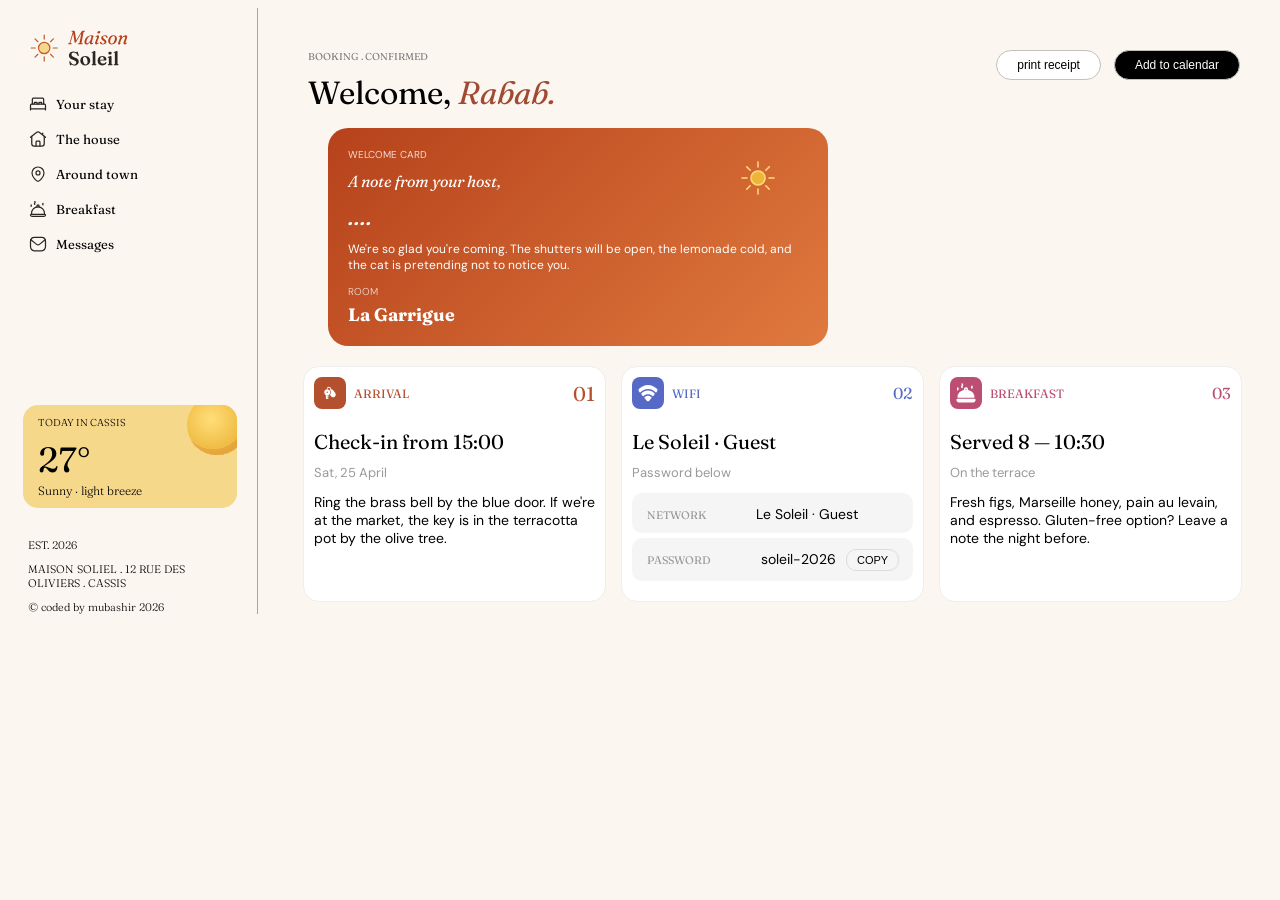
<file: index.html>
<!DOCTYPE html>
<html>
  <head>
    <title> Hotel booking</title>
    <meta name="viewport" content="width=device-width, initial-scale=1.0">
    <link rel="stylesheet" href="hotel-header.css">
    <link rel="stylesheet" href="hotel-sidebar.css">
    <link rel="stylesheet" href="hotel-body.css">
    <link rel="preconnect" href="https://fonts.googleapis.com">
    <link rel="preconnect" href="https://fonts.gstatic.com" crossorigin>
    <link href="https://fonts.googleapis.com/css2?family=Fraunces:ital,opsz,wght@0,9..144,100..900;1,9..144,100..900&display=swap" rel="stylesheet">

    <link rel="preconnect" href="https://fonts.googleapis.com">
    <link rel="preconnect" href="https://fonts.gstatic.com" crossorigin>
    <link href="https://fonts.googleapis.com/css2?family=DM+Sans:ital,opsz,wght@0,9..40,100..1000;1,9..40,100..1000&display=swap" rel="stylesheet">

    <link rel="preconnect" href="https://fonts.googleapis.com">
    <link rel="preconnect" href="https://fonts.gstatic.com" crossorigin>
    <link href="https://fonts.googleapis.com/css2?family=DM+Mono:wght@400;500&display=swap" rel="stylesheet">
  </head>
  <body>
   <aside>
      <div class="sidebar">
        <header>
          <img class="logo" src="logos/logo.svg">
          <button class="hamburger-btn">☰</button>
        </header>
        <nav>
        <ul class="list">
          <li><a class="bed-link"   href="#"><img src="logos/icon-bed.svg" ><span>Your stay</span></a></li>
          <li><a class="bed-link"   href="#"><img src="logos/icon-house.svg" ><span>The house</span></a></li>
          <li><a class="bed-link"   href="#"><img src="logos/icon-pin.svg" ><span>Around town</span></a></li>
          <li><a class="bed-link"   href="#"><img src="logos/icon-breakfast-outline.svg" ><span>Breakfast</span></a></li>
          <li><a class="bed-link"   href="#"><img src="logos/icon-mail.svg" ><span>Messages</span></a></li>
        </ul>
      </nav>
      <article>
        <div class="widget-locatio">
          <div class="widget">
            <img class="weather-deco" src="logos/icon-weather.svg">
            <h2 class="day">TODAY IN CASSIS</h2>
            <p class="temparature">27°</p>
            <p class="feels-like-today">Sunny · light breeze</p>
           </div>    
        </div> 
      </article>
      <footer>
        <div class="footer">
          <p>EST. 2026</p>
          <p class="location">MAISON SOLIEL . 12 RUE DES</p>
          <p>OLIVIERS . CASSIS</p>
          <P class="created-by">&#169; coded by mubashir 2026</P>
        </div>   
      </footer>  
    </div>
  </aside>
  <main>
     <header>
        <div class="left-section">
          <p class="confirmation">  BOOKING &#46; CONFIRMED</p>
          <h1 class="heading">Welcome, <span class="guest-name">Rabab.</span></h1>
        </div>
        <div class="right-section">
          <button class="print-receipt-btn">print receipt</button>
          <button class="calender-btn">Add to calendar</button>
        </div> 
      </header>
      <div class="card-stack">
        <div class="host-card">
          <img class="sun-logo" src="logos/icon-sun.svg">
          <p class="host-label">WELCOME CARD</p>
          <p class="host-intro">A note from your host,</p>
          <h3>....</h3>
          <p class="wlcm-message">We're so glad you're coming. The shutters will be open, the lemonade cold, and the cat is pretending not to notice you.</p>
          <p class="room">
            <span>ROOM</span>
            <strong>La Garrigue</strong>
          </p>
        </div>
      </div>
   <section class="info-row">
    <article class="info-card">
      <div class="info-header">
        <span class="icon-badge"><img src="logos/icon-key.svg" alt="" /></span>
        <span class="label">ARRIVAL</span>
        <span class="number">01</span>
      </div>
      <h3>Check-in from 15:00</h3>
      <p class="sub">Sat, 25 April</p>
      <p class="card-info-arrival">Ring the brass bell by the blue door. If we're at the market, the key is in the terracotta pot by the olive tree.</p>
    </article>
      <article class="info-card">
        <div class="info-header">
          <span class="icon-badge-2"><img src="logos/icon-wifi.svg" alt="" /></span>
          <span class="label-wifi">WIFI</span>
          <span class="number-wifi">02</span>
        </div>
        <h3>Le Soleil · Guest</h3>
        <p class="sub">Password below</p>
        <div class="wifi-network-section">
          <p><span class="wifi-component">NETWORK</span><span class="value">Le Soleil · Guest</span></p>
        </div>
        <div class="wifi-password-section">
         <p><span class="wifi-component">PASSWORD</span><span class="value">soleil-2026</span><button class="copy-btn">COPY</button></p>
        </div>
      </article>
     <article class="info-card">
      <div class="info-header">
        <span class="icon-badge-3"><img src="logos/icon-breakfast.svg" alt="" /></span>
        <span class="label-breakfast">BREAKFAST</span>
        <span class="number-breakfast">03</span>
      </div>
      <h3>Served 8 &mdash; 10:30</h3>
      <p class="sub">On the terrace</p>
      <p class="card-info-breakfast">Fresh figs, Marseille honey, pain au levain, and espresso. Gluten-free option? Leave a note the night before.</p>
    </article>
   </section>
  </main>
  <script>
      const hamburgerBtn = document.querySelector('.hamburger-btn');
      const sidebarNav = document.querySelector('.sidebar nav');

      hamburgerBtn.addEventListener('click', () => {
        sidebarNav.classList.toggle('active');
      });
    </script>
</body>
</html>
</file>
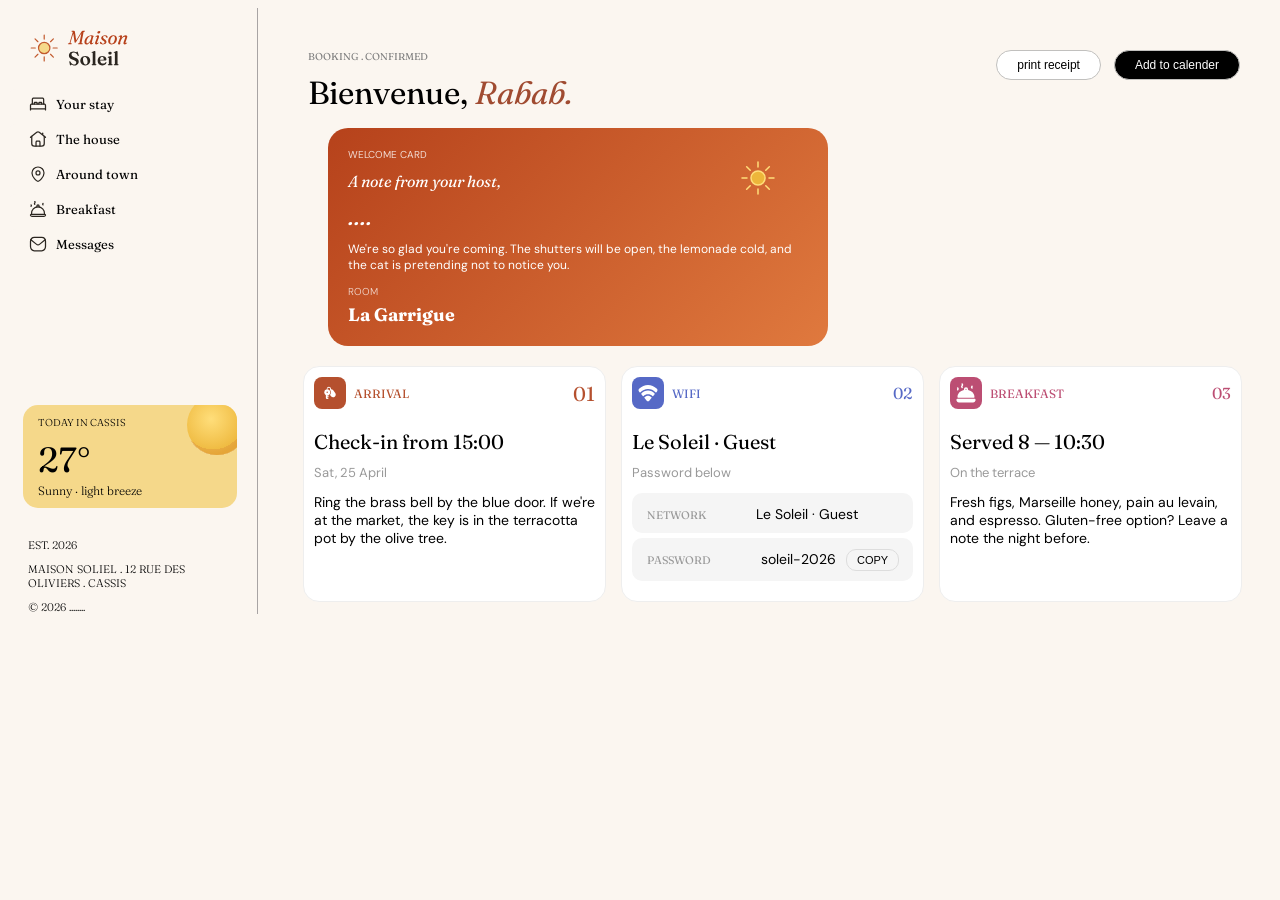
<file: hotel-booking.html>
<!DOCTYPE html>
<html>
  <head>
    <title> Hotel booking</title>
    <meta name="viewport" content="width=device-width, initial-scale=1.0">
    <link rel="stylesheet" href="hotel-header.css">
    <link rel="stylesheet" href="hotel-sidebar.css">
    <link rel="stylesheet" href="hotel-body.css">
    <link rel="preconnect" href="https://fonts.googleapis.com">
    <link rel="preconnect" href="https://fonts.gstatic.com" crossorigin>
    <link href="https://fonts.googleapis.com/css2?family=Fraunces:ital,opsz,wght@0,9..144,100..900;1,9..144,100..900&display=swap" rel="stylesheet">

    <link rel="preconnect" href="https://fonts.googleapis.com">
    <link rel="preconnect" href="https://fonts.gstatic.com" crossorigin>
    <link href="https://fonts.googleapis.com/css2?family=DM+Sans:ital,opsz,wght@0,9..40,100..1000;1,9..40,100..1000&display=swap" rel="stylesheet">

    <link rel="preconnect" href="https://fonts.googleapis.com">
    <link rel="preconnect" href="https://fonts.gstatic.com" crossorigin>
    <link href="https://fonts.googleapis.com/css2?family=DM+Mono:wght@400;500&display=swap" rel="stylesheet">
  </head>
  <body>
   <aside>
      <div class="sidebar">
        <header>
          <img class="logo" src="logos/logo.svg">
          <button class="hamburger-btn">☰</button>
        </header>
        <nav>
        <ul class="list">
          <li><a class="bed-link"   href="#"><img src="logos/icon-bed.svg" ><span>Your stay</span></a></li>
          <li><a class="bed-link"   href="#"><img src="logos/icon-house.svg" ><span>The house</span></a></li>
          <li><a class="bed-link"   href="#"><img src="logos/icon-pin.svg" ><span>Around town</span></a></li>
          <li><a class="bed-link"   href="#"><img src="logos/icon-breakfast-outline.svg" ><span>Breakfast</span></a></li>
          <li><a class="bed-link"   href="#"><img src="logos/icon-mail.svg" ><span>Messages</span></a></li>
        </ul>
      </nav>
      <article>
        <div class="widget-locatio">
          <div class="widget">
            <img class="weather-deco" src="logos/icon-weather.svg">
            <h2 class="day">TODAY IN CASSIS</h2>
            <p class="temparature">27°</p>
            <p class="feels-like-today">Sunny · light breeze</p>
           </div>    
        </div> 
      </article>
      <footer>
        <div class="footer">
          <p>EST. 2026</p>
          <p class="location">MAISON SOLIEL . 12 RUE DES</p>
          <p>OLIVIERS . CASSIS</p>
          <P class="created-by">&#169; 2026 ........</P>
        </div>   
      </footer>  
    </div>
  </aside>
  <main>
     <header>
        <div class="left-section">
          <p class="confirmation">  BOOKING &#46; CONFIRMED</p>
          <h1 class="heading">Bienvenue, <span class="guest-name">Rabab.</span></h1>
        </div>
        <div class="right-section">
          <button class="print-receipt-btn">print receipt</button>
          <button class="calender-btn">Add to calender</button>
        </div> 
      </header>
      <div class="card-stack">
        <div class="host-card">
          <img class="sun-logo" src="logos/icon-sun.svg">
          <p class="host-label">WELCOME CARD</p>
          <p class="host-intro">A note from your host,</p>
          <h3>....</h3>
          <p class="wlcm-message">We're so glad you're coming. The shutters will be open, the lemonade cold, and the cat is pretending not to notice you.</p>
          <p class="room">
            <span>ROOM</span>
            <strong>La Garrigue</strong>
          </p>
        </div>
      </div>
   <section class="info-row">
    <article class="info-card">
      <div class="info-header">
        <span class="icon-badge"><img src="logos/icon-key.svg" alt="" /></span>
        <span class="label">ARRIVAL</span>
        <span class="number">01</span>
      </div>
      <h3>Check-in from 15:00</h3>
      <p class="sub">Sat, 25 April</p>
      <p class="card-info-arrival">Ring the brass bell by the blue door. If we're at the market, the key is in the terracotta pot by the olive tree.</p>
    </article>
      <article class="info-card">
        <div class="info-header">
          <span class="icon-badge-2"><img src="logos/icon-wifi.svg" alt="" /></span>
          <span class="label-wifi">WIFI</span>
          <span class="number-wifi">02</span>
        </div>
        <h3>Le Soleil · Guest</h3>
        <p class="sub">Password below</p>
        <div class="wifi-network-section">
          <p><span class="wifi-component">NETWORK</span><span class="value">Le Soleil · Guest</span></p>
        </div>
        <div class="wifi-password-section">
         <p><span class="wifi-component">PASSWORD</span><span class="value">soleil-2026</span><button class="copy-btn">COPY</button></p>
        </div>
      </article>
     <article class="info-card">
      <div class="info-header">
        <span class="icon-badge-3"><img src="logos/icon-breakfast.svg" alt="" /></span>
        <span class="label-breakfast">BREAKFAST</span>
        <span class="number-breakfast">03</span>
      </div>
      <h3>Served 8 &mdash; 10:30</h3>
      <p class="sub">On the terrace</p>
      <p class="card-info-breakfast">Fresh figs, Marseille honey, pain au levain, and espresso. Gluten-free option? Leave a note the night before.</p>
    </article>
   </section>
  </main>
  <script>
      const hamburgerBtn = document.querySelector('.hamburger-btn');
      const sidebarNav = document.querySelector('.sidebar nav');

      hamburgerBtn.addEventListener('click', () => {
        sidebarNav.classList.toggle('active');
      });
    </script>
</body>
</html>
</file>
<file: hotel-header.css>
.left-section{
  display: flex;
  flex-direction: column;
  top: 50px;
  margin-left: 50px;
  position: absolute;
  flex-shrink:0;
  z-index:100;

}
.confirmation{
  color: gray;
  font-size: 10px;
  margin-bottom: 10px; 
  display: block;
}
.heading{
  margin: 0;
  font-weight: 400;
  display: block;
}
.guest-name{
  color: #A04B31;
  font-style: italic;
}

.right-section{
  display: flex;
  position: absolute;
  right: 20px;
  top: 50px;
} 
.print-receipt-btn,
.calender-btn{
  height: 30px;
  border: 1px solid rgb(193, 192, 190);
  border-radius: 15px;
  background-color: white;
  padding: 5px 20px;
  font-size: 12px;
  cursor:  pointer;
  transition: border 0.20s;
}
.calender-btn{
  background-color: black;
  color: white;
  margin-left:13px;
  margin-right:20px;
}
.print-receipt-btn:hover,
.calender-btn:hover{
  border: 1px solid hsl(15, 74%, 41%);
}
</file>
<file: hotel-sidebar.css>
.sidebar{
  background-color:#FBF6F0;
  width:250px;
  left: 0;
  bottom: 0;
  top: 0;
  border-right-width: 1px;
  border-right-style: solid;
  border-right-color: rgb(168, 164, 164);
  z-index: 100;
  display: flex;
  flex-direction: column;
  flex-shrink: 0;
}
.logo{
  height: 40px;
  margin-left: 20px;
  margin-bottom: 0;
  margin-top: 20px;
}
.bed-link{
  background-color: #FBF6F0;
  color: black;
  font-weight: 400;
  font-size: 13px;
  border-radius: 8px; 
  padding: 5px 20px; 
  display: flex; 
  align-items: center;
  gap: 8px; 
  text-decoration: none;
  margin-top:5px;
}
.bed-link:active{
  background-color: white;
}
.list{
list-style: none;
margin-left:0;
padding-left: 0;
display:flex;
flex-direction: column;
}
article {
  margin-top: 130px;
}
.widget{
  background-color: hsl(44, 84%, 75%);
  position:relative;
  margin-left: 15px;
  margin-right:20px;
  border-radius:15px;
  overflow: hidden;
  padding: 3px 15px;
  display:flex;
  flex-direction:column;
  bottom: 0px;

}
.weather-deco{
  height: 60px;
  position: absolute;
  right: -10px;
  top: -10px;
}
.day,
.feels-like-today{
  font-size: 10px;
  font-weight: 300;
}
.feels-like-today{
  font-size: 12px;
  margin-top: 2px;
  margin-bottom: 7px;
}
.temparature{
  font-size: 35px;
  font-weight:400;
  margin: 0;
}
.footer{
  font-size: 11px;
  bottom: 20px;
  font-weight:300;
  margin-left: 20px;
  display:flex;
  flex-direction:column;
 margin-top: 30px;
  
}
.location{
  margin-top: 10px;
}
.created-by{
  margin-top: 10px;
}
</file>
<file: hotel-body.css>
/* Keep media elements from overflowing */
img, video, canvas, svg {
  max-width: 100%;
  height: auto;
  display: block;
}

/* Ensure padding doesn't break element widths */
*, *::before, *::after {
  box-sizing: border-box;
}
 
body{
  background-color:#FBF6F0;
  font-family: Fraunces, DM Sans, DM Mono;
  display:flex;
  margin-bottom: 0;
}
.main{
  flex: 1;
  margin: 0;
  
}
p{
  margin:0
}
.info-row {
  display: flex;
  margin-top: 0px;
  margin-left: 30px;
  margin-right: 30px;
  flex-shrink:0;
}

.info-card {
  flex: 1;
  background-color: #ffffff;
  border-radius: 16px;
  padding: 10px;
  padding-bottom:5px;
  margin-left: 15px;
  margin-top: 10px;
  border: 1px solid #eee;
}

.info-header {
  display: flex;
  align-items: center;
  gap: 8px;
  margin-bottom: 15px;
}

.icon-badge {
  width: 32px;
  height: 32px;
  border-radius: 8px;
  display: flex;
  align-items: center;
  justify-content: center;
  background-color: #b5502e; /* swap per card - arrival/wifi/breakfast each have different colors in the design */
}
.icon-badge-2{
  width: 32px;
  height: 32px;
  border-radius: 8px;
  display: flex;
  align-items: center;
  justify-content: center;
 background-color: #5669C6;
}
.icon-badge-3{
  width: 32px;
  height: 32px;
  border-radius: 8px;
  display: flex;
  align-items: center;
  justify-content: center;
  background-color: #BC4E73;
}
.icon-badge img {
  width: 16px;
  height: 16px;
}
.label {
  color: #b5502e;
  font-weight: 400;
  font-size: 12px;
  text-transform: uppercase;
  flex: 1; /* pushes .number to the far right */
}
.label-wifi{
  color: #5669C6;
  font-weight: 400;
  font-size: 12px;
  text-transform: uppercase;
  flex: 1
}
.label-breakfast{
  color: #BC4E73;
  font-weight: 400;
  font-size: 12px;
  text-transform: uppercase;
  flex: 1;
}

.number{
  font-size: 20px;
  color: #b5502e; /* check exact color per card in style guide */
}
.number-wifi{
color: #5669C6
}
.number-breakfast{
  color:#BC4E73
}

h3 {
  font-size: 20px;
  margin-bottom: 4px;
  font-weight: 400;
}

.sub {
  color: #999;
  font-size: 13px;
  margin-bottom: 12px;
  font-family: dm sans;
  margin-top: 10px;
}
.card-info-arrival,
.card-info-breakfast{
  font-size: 14px;
  font-family: dm sans;
  margin-bottom: 0;
}

.wifi-password-section{
  background-color: #f5f5f5;
  padding: 10px 0;
  border-radius: 10px;
  margin-top: 5px;
  margin-bottom: 15px;
}
.wifi-network-section{
  background-color: #f5f5f5;
  padding: 10px 0;
  border-radius: 10px;
}
.value{
  font-family: dm sans;
  margin-left: 50px;
  font-size: 14px;
}
.wifi-component{
  font-size: 11px;
  color: #999;
  text-transform: uppercase;
  margin-left: 15px;
}

.copy-btn {
  font-size: 11px;
  padding: 4px 10px;
  border-radius: 10px;
  border: 1px solid #ddd;
  background: #f5f5f5;
  cursor: pointer;
  margin-left: 10px;
}

.card-stack {
  margin-top: 120px;
  margin-bottom: 0px;
}

.host-card {
  margin-left: 70px;
  margin-bottom: 10px;
  max-width: 500px;
  padding: 20px 20px;
  border-radius: 20px;
  background: linear-gradient(135deg, hsl(15, 74%, 41%), hsl(22, 72%, 56%));
  color: white;
  transition: transform 0.3s ease, box-shadow 0.3s ease;
  position: relative;
}
.host-card:hover {
  transform: translateY(-6px);
  box-shadow: 0 12px 24px rgba(0, 0, 0, 0.50);
}

.host-label {
  font-size: 10px;
  opacity: 0.8;
  margin-bottom: 10px;
  font-family: dm sans;
}

.host-intro {
  font-style: italic;
}

.host-card h3 {
  font-size: 25px;
  margin-bottom: 10px;
  margin-top: 10px;
  font-style: italic;
}

.room {
  display: flex;
  flex-direction: column;
  margin-top: 12px;
  font-size: 18px;
  font-weight: 300;
}
.room span {
  font-size: 10px;
  opacity: 0.8;
  margin-bottom: 5px;
  font-family: dm sans;
}
.wlcm-message{
  font-size: 12px;
  font-family: dm sans;
}
.sun-logo{
  position: absolute;
  right: 50px;
  top: 30px;
  height:40px;
}
.hamburger-btn {
  display: none;
}
@media screen and (max-width: 768px) {
  /* Stack sidebar on top of main content */
  body {
    flex-direction: column;
  }

  /* Make sidebar full width top bar */
  .sidebar {
    width: 100%;
    border-right: none;
    border-bottom: 1px solid rgb(168, 164, 164);
  }

  /* Align logo and hamburger menu using the existing header tag */
  .sidebar header {
    display: flex;
    justify-content: space-between;
    align-items: center;
    padding-right: 20px;
  }

  /* Reveal and style hamburger button */
  .hamburger-btn {
    display: block !important;
    background: transparent;
    color: #000000; /* Ensure button text/symbol is visible */
    border: 1px solid #ccc;
    font-size: 22px;
    padding: 4px 12px;
    border-radius: 8px;
    cursor: pointer;
    margin-right: 20px;
    margin-top: 15px; /* Aligns with logo margin */
  }

  /* When JS adds the .active class, display the nav links */
  .sidebar nav.active {
    display: block !important;
    padding: 10px 0;
  }
  /* Hide sidebar links, weather widget, and footer on mobile */
  .sidebar nav, 
  .sidebar article, 
  .sidebar footer {
    display: none;
  }
  main {
    padding: 20px 16px;
  }

  /* Remove absolute positioning from header container */
  main header {
    position: static;
    display: flex;
    flex-direction: column;
  }
  /* Reset heading layout */
  .left-section {
    position: static;
    margin-left: 0;
  }
  /* Position buttons below greeting */
  .right-section {
    position: static;
    display: flex;
    gap: 10px;
    margin-top: 20px;
    width: 100%;
  }
   /* Make buttons stretch evenly side-by-side */
  .print-receipt-btn,
  .calender-btn {
    flex: 1;
    margin-left: 0;
    margin-right: 0;
    text-align: center;
  }
  .card-stack {
    margin-top: 24px;
  }

  /* Stretch host card full width and clear left margin */
  .host-card {
    margin-left: 0;
    max-width: 100%;
    width: 100%;
  }

  /* Adjust sun icon position for smaller card width */
  .sun-logo {
    right: 20px;
    top: 20px;
  }
  .info-row {
    flex-direction: column;
    margin-left: 0;
    margin-right: 0;
    margin-top: 24px;
    width: 100%;
  }
  /* Make each card span full width and space them out */
  .info-card {
    margin-left: 0;
    margin-top: 0;
    margin-bottom: 16px;
    width: 100%;
  }
}
</file>
